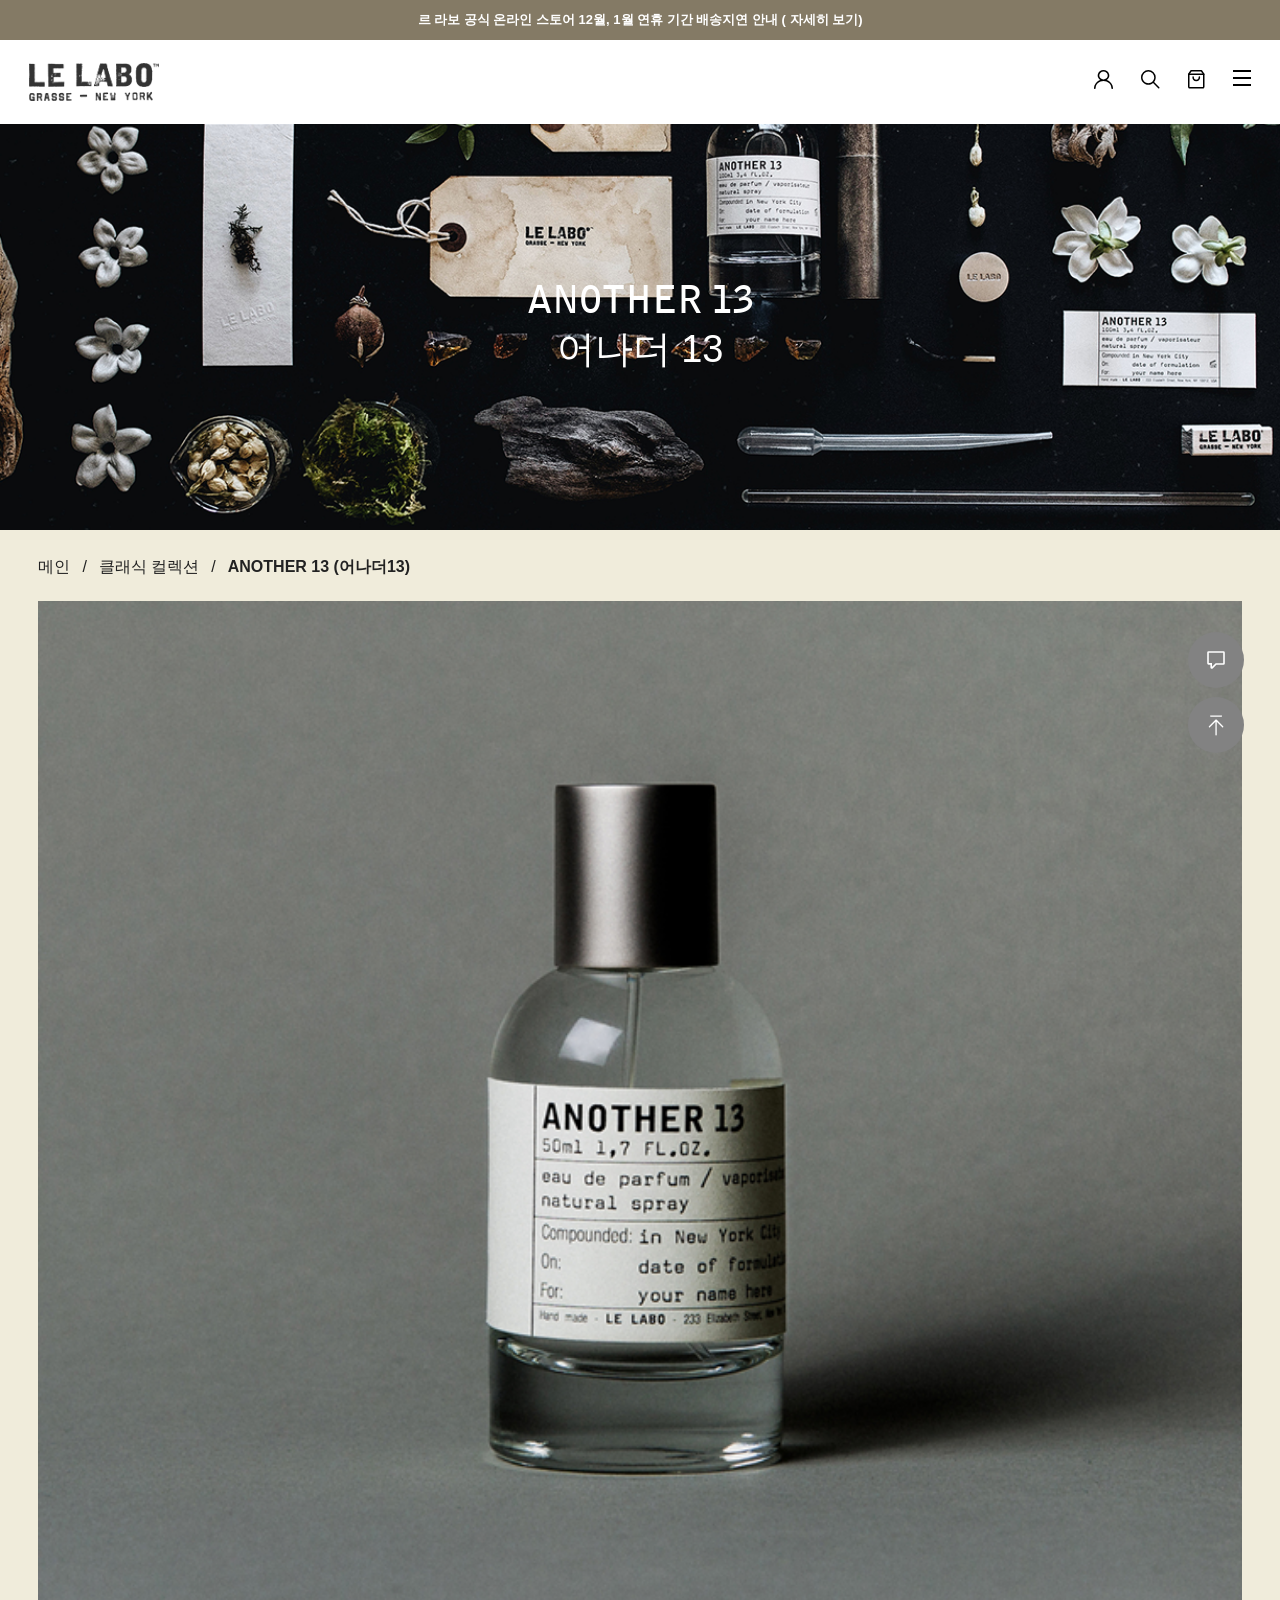
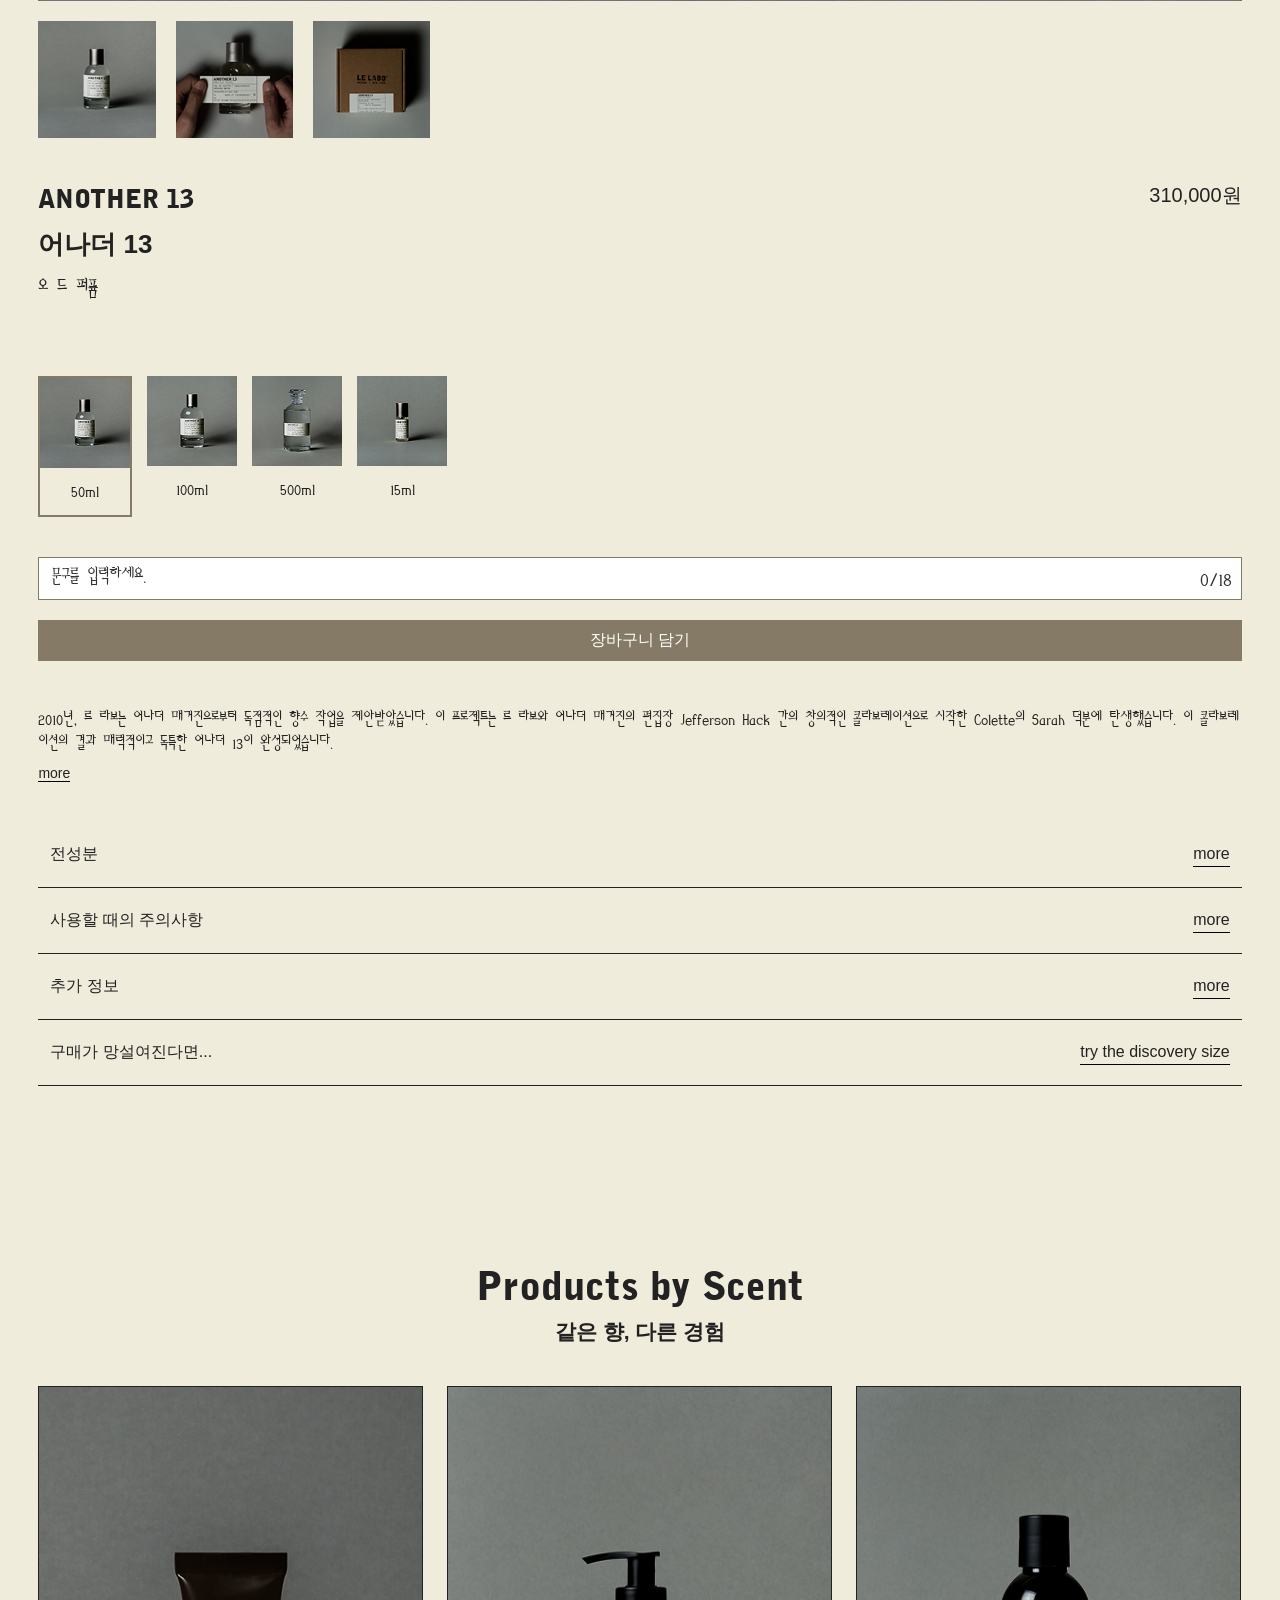
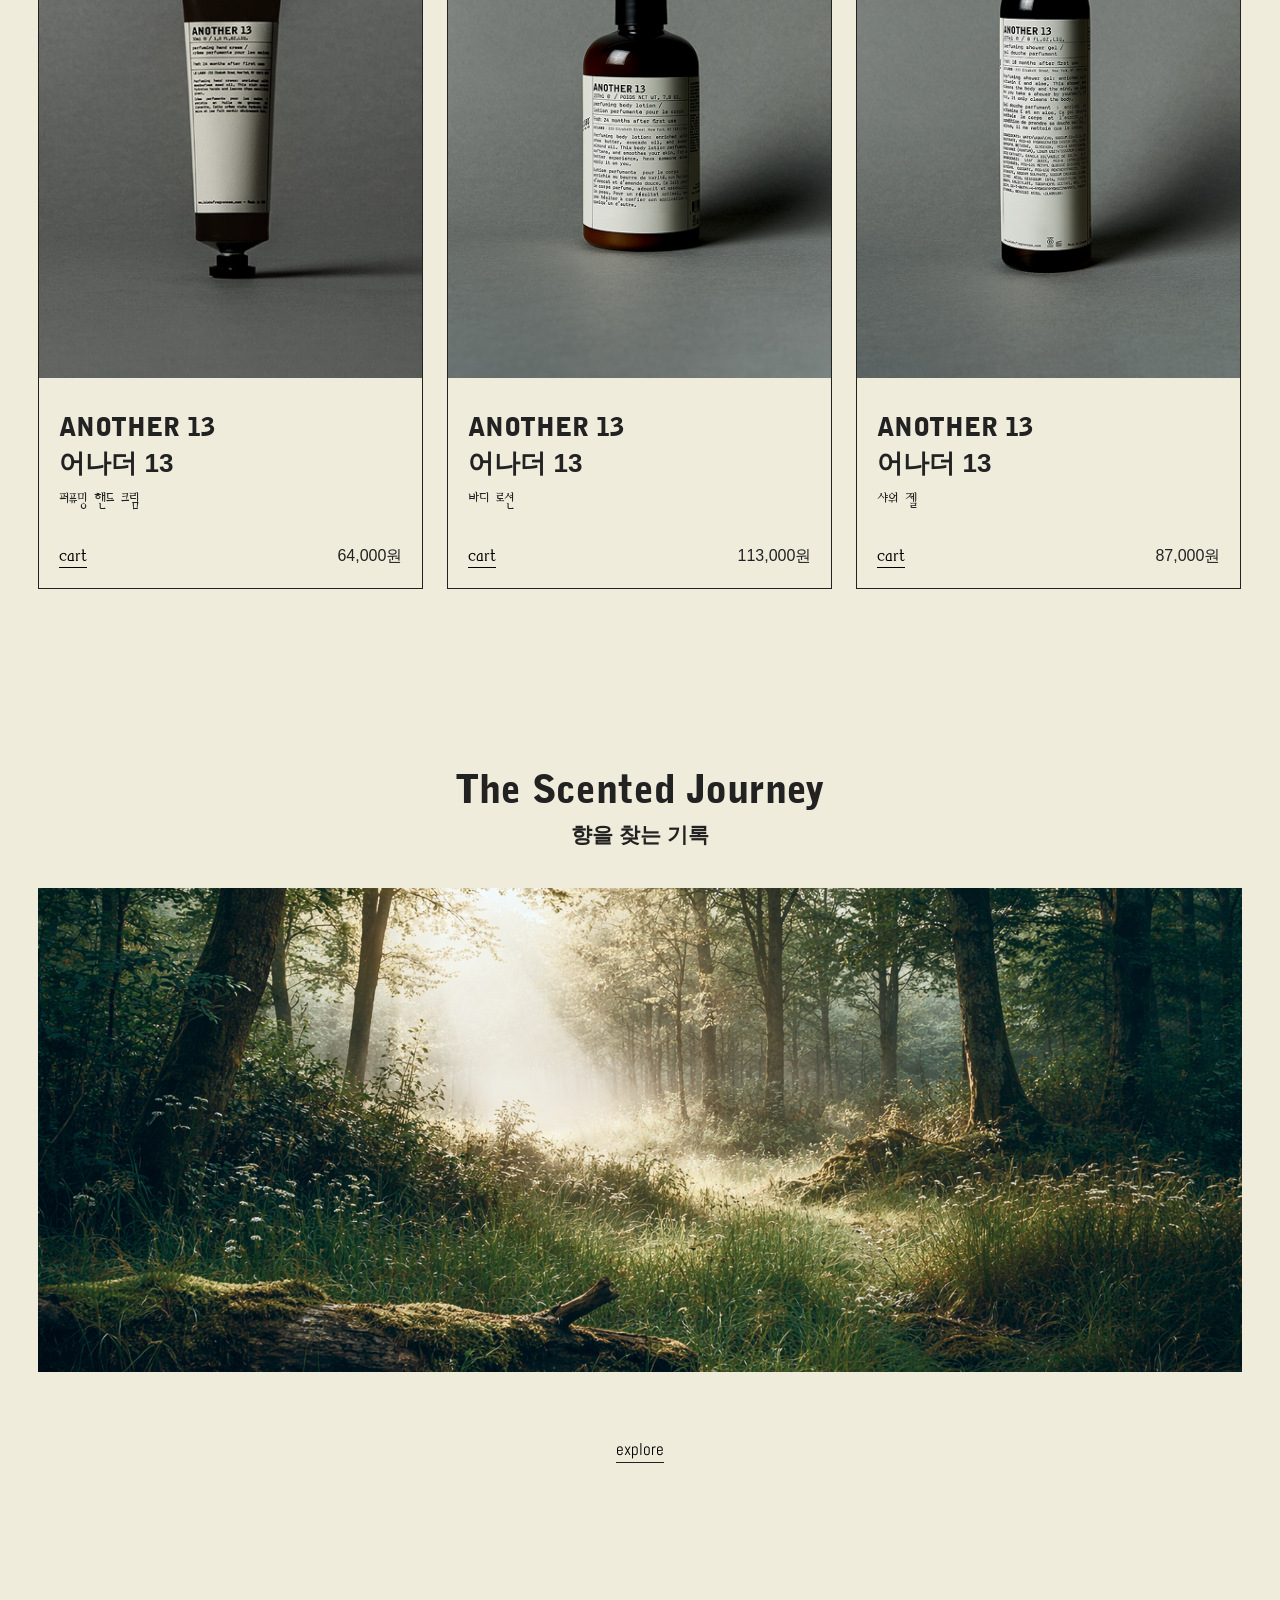
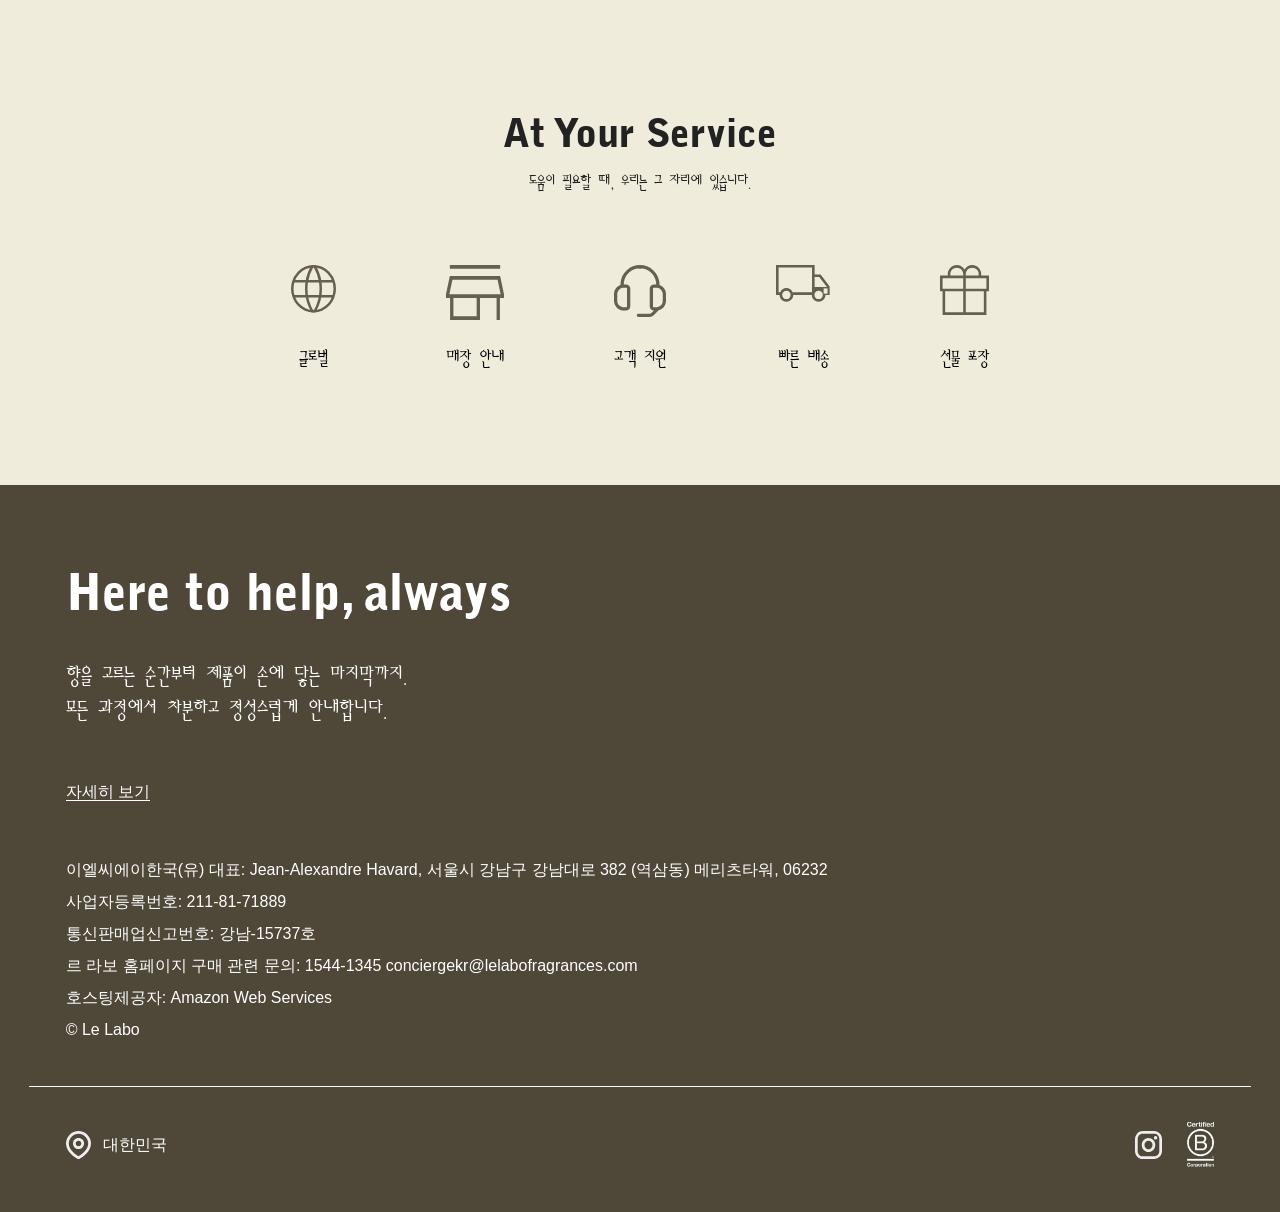
<file: sub/another13.html>
<!DOCTYPE html>
<html lang="en">

<head>
  <meta charset="UTF-8">
  <meta name="viewport" content="width=device-width, initial-scale=1.0">
  <title>ANOTHER 13</title>

  <!--favicon-->
  <link rel="icon" href="../img/favicon.ico">
  <!--font-->
  <link rel="stylesheet" href="../css/font.css">
  <link href="https://fonts.googleapis.com/css2?family=Noto+Sans+KR:wght@100..900&display=swap" rel="stylesheet">
  <link href="https://fonts.googleapis.com/css2?family=Abel&display=swap" rel="stylesheet">
  <link href="https://fonts.googleapis.com/css2?family=Abel&display=swap" rel="stylesheet">
  <!--css-->
  <link rel="stylesheet" href="../css/reset.css">
  <link rel="stylesheet" href="../css/swiper-bundle.min.css">
  <link href="https://unpkg.com/aos@2.3.1/dist/aos.css" rel="stylesheet">
  <link rel="stylesheet" href="../css/jquery.circular-carousel.css">
  <link rel="stylesheet" href="../css/main.css">
  <link rel="stylesheet" href="../css/common.css">
  <link rel="stylesheet" href="../css/sub.css">

  <!--js-->
  <script defer src="../js/jquery-3.7.1.min.js"></script>
  <script defer src="../js/swiper-bundle.min.js"></script>
  <script defer src="../js/jquery.circular-carousel.js"></script>
  <script defer src="https://unpkg.com/aos@2.3.1/dist/aos.js"></script>
  <script defer src="../js/common.js"></script>
  <script defer src="../js/sub.js"></script>

</head>

<body>
  <div id="wrap">
    <form>
      <div id="top-notice">
        <p>르 라보 공식 온라인 스토어 12월, 1월 연휴 기간 배송지연 안내 <br>( 자세히 보기)</p>
      </div><!--#top-notice-->

      <header>
        <div class="inner">
          <nav>
            <ul class="gnb">
              <li>
                <a href="#">ABOUT US</a>
                <ul class="depth2 d1">
                  <div class="inner">
                    <li>
                      <span><a href="about.html">르라보 소개</a></span>
                      <a href="about.html">
                        <img src="../img/depth2-1.png" alt="사진">
                      </a>
                    </li>
                    <li>
                      <span>OVERHEARD LE LABO</span>
                      <a href="#">
                        <img src="../img/depth2-2.png" alt="사진">
                      </a>
                    </li>
                    <li>
                      <span>북촌 한옥</span>
                      <a href="#">
                        <img src="../img/depth2-3.png" alt="사진">
                      </a>
                    </li>
                  </div><!--.inner-->
                </ul>
              </li>
              <li>
                <a href="#">FRAGRANCES</a>
                <ul class="depth2 d2">
                  <div class="inner">
                    <li>
                      <span>클래식 컬렉션</span>
                      <ul class="classic">
                        <li>
                          <p><a href="another13.html">ANOTHER 13 <span>(어나더 13)</span></a></p>
                          <p><a href="#">SANTAL 33 <span>(상탈 33)</span></a></p>
                          <p><a href="#">THE NOIR 29 <span>(떼 누아 29)</span></a></p>
                          <p><a href="#">THE MATChA 26 <span>(떼 마차 26)</span></a></p>
                          <p><a href="#">BERGAMOTE 22 <span>(베르가못 22)</span></a></p>
                          <p><a href="#">BAIE 19 <span>(베이 19)</span></a></p>
                          <p><a href="#">LYS 41 <span>(리스 41)</span></a></p>
                          <p><a href="#">AMBRETTE 9 <span>(암브레트 9)</span></a></p>
                          <p><a href="#">EUCALYPTUS 20 <span>(유칼립투스 20)</span></a></p>
                          <p><a href="#">ROSE 31 <span>(로즈 31)</span></a></p>
                        </li>
                        <li>
                          <p><a href="#">LAVANDE 31 <span>(라방드 31)</span></a></p>
                          <p><a href="#">NEROLI 36 <span>(네롤리 36)</span></a></p>
                          <p><a href="#">FLEUR D'ORANGER 27 <span>(플레르 도란줴 27)</span></a></p>
                          <p><a href="#">JASMIN 17 <span>(자스민 17)</span></a></p>
                          <p><a href="#">LABDANUM 18 <span>(라다넘 18)</span></a></p>
                          <p><a href="#">PATCHOULI 24 <span>(패츌리 24)</span></a></p>
                          <p><a href="#">YLANG 49 <span>(일랑 49)</span></a></p>
                          <p><a href="#">TONKA 25 <span>(통카 25)</span></a></p>
                          <p><a href="#">VETIVER 46 <span>(베티버 46)</span></a></p>
                        </li>
                      </ul><!--.classic-->
                    </li>
                    <li>
                      <span>카테고리</span>
                      <p><a href="#">오드퍼품</a></p>
                      <p><a href="#">트래블 튜브</a></p>
                      <p><a href="#">리퀴드 밤</a></p>
                    </li>
                    <li>
                      <div class="depth2-div">
                        <img src="../img/fragrance.jpg" class="depth2-img">
                      </div>
                      <p class="dt">EUCALYPTUS 20</p>
                    </li>
                  </div><!--.inner-->
                </ul>
              </li><!--.fragrances-->
              <li>
                <a href="#">HOME - BODY</a>
                <ul class="depth2 d3">
                  <div class="inner">
                    <li>
                      <span>홈</span>
                      <p><a href="#">클래식 캔들</a></p>
                      <p><a href="#">홈 프래그런스</a></p>
                      <p><a href="#">콘크리트 캔들</a></p>
                      <p><a href="#">디퓨저</a></p>
                      <p><a href="#">보티브</a></p>
                      <p><a href="#">라이프 스타일</a></p>
                    </li>
                    <li>
                      <span>바디</span>
                      <ul class="body">
                        <li>
                          <p><a href="#">핸드크림</a></p>
                          <p><a href="#">핸드 솝</a></p>
                          <p><a href="#">핸드 로션</a></p>
                          <p><a href="#">핸드 젤</a></p>
                          <p><a href="#">핸드 포마드</a></p>
                          <p><a href="#">샤워 젤</a></p>
                          <p><a href="#">샤월 오일</a></p>
                        </li>
                        <li>
                          <p><a href="#">바디 크림</a></p>
                          <p><a href="#">바디 스크럽</a></p>
                          <p><a href="#">바디 로션</a></p>
                          <p><a href="#">바디 오일</a></p>
                          <p><a href="#">바디 바 솝</a></p>
                        </li>
                      </ul>
                    </li>
                    <li>
                      <span>헤어</span>
                      <p><a href="#">샴푸</a></p>
                      <p><a href="#">컨디셔너</a></p>
                      <p><a href="#">헤어 마스크</a></p>
                      <p><a href="#">스크럽 샴푸</a></p>
                    </li>
                    <li>
                      <span>페이스</span>
                      <p><a href="#">페이스 로션</a></p>
                      <p><a href="#">페이스 클렌징 오일</a></p>
                      <p><a href="#">립밤</a></p>
                      <p><a href="#">페이스 스크럽</a></p>
                    </li>
                    <li>
                      <span>그루밍</span>
                      <p><a href="#">그루밍 기프트 세트</a></p>
                      <p><a href="#">올인원 클렌저</a></p>
                      <p><a href="#">멀티 퍼포즈 밤</a></p>
                      <p><a href="#">데오드란트</a></p>
                      <p><a href="#">쉐이빙 크림</a></p>
                      <p><a href="#">애프터 쉐이브 밤</a></p>
                      <p><a href="#">페이스 로션</a></p>
                      <p><a href="#">비어드 오일</a></p>
                      <p><a href="#">스타일링 콘크리트</a></p>
                    </li>
                    <li class="depth2-p">
                      <div class="depth2-div">
                        <img src="../img/body.png" alt="향수" class="depth2-img">
                      </div>
                      <p class="dt">피부와 마주하는 과정</p>
                    </li>
                  </div><!--.inner-->
                </ul><!--.d3-->
              </li>
              <li>
                <a href="#">GIFT</a>
                <ul class="depth2 d4">
                  <div class="inner">
                    <li>
                      <span>기프트 컬렉션</span>
                      <p><a href="#">맞춤형 기프트</a></p>
                      <p><a href="#">기프트 세트</a></p>
                      <p><a href="#">트래블</a></p>
                      <p><a href="#"></a></p>
                    </li>
                    <li>
                      <div class="depth2-div">
                        <img src="../img/gift.jpg" alt="향수" class="depth2-img">
                      </div>
                      <p class="dt">향을 전하는 방식</p>
                    </li>
                  </div><!--.inner-->
                </ul>
              </li>
              <li>
                <a href="#">DISCOVERY</a>
                <ul class="depth2 d5">
                  <div class="inner">
                    <li>
                      <span>디스커버리 세트</span>
                      <p><a href="#">클래식 컬렉션</a></p>
                      <p><a href="#">퍼퓨밍 핸드 크림 디스커버리 세트</a></p>
                      <p><a href="#">바 솝 디스커버리 세트</a></p>
                    </li>
                    <li>
                      <div class="depth2-div">
                        <img src="../img/discovery.png" alt="향수" class="depth2-img">
                      </div>
                      <p class="dt">향을 찾는 기록</p>
                    </li>
                  </div><!--.inner-->
                </ul>
              </li>
            </ul>
          </nav>

          <h1>
            <a href="../index.html">
              <img src="../img/logo_b.png" alt="로고">
            </a>
          </h1>

          <div class="util">
            <ul>
              <li><img src="../img/icon_login.svg" alt="로그인"></li>
              <li class="search"><img src="../img/icon_search.svg" alt="돋보기"></li>
              <li><img src="../img/icon_cart.svg" alt="카트"></li>
              <li><img src="../img/icon_ham.svg" alt="햄"></li>
            </ul>
          </div><!--.util-->
        </div><!--.inner-->

        <div class="search-wrap">
          <div class="inner">
            <fieldset>
              <legend>검색영역</legend>
              <div>
                <input type="text" title="검색어 입력" placeholder="검색어를 입력하세요">
                <button type="button" class="btn_search">검색창</button>
                <button type="button" class="search-close">검색창닫기</button>
              </div>
            </fieldset>
          </div><!--.inner-->
          <div class="search-best">
            <div class="inner">
              <ul>
                <li>
                  <span>인기 검색어</span>
                  <p><a href="#">기프트</a></p>
                  <p><a href="#">시프레 21</a></p>
                  <p><a href="#">핸드 로션</a></p>
                  <p><a href="#">스킨케어</a></p>
                </li>
                <li>
                  <span>서비스</span>
                  <p><a href="#">매장 찾기</a></p>
                  <p><a href="#">배송 조회</a></p>
                </li>
                <li>
                  <span>신제품</span>
                  <p>
                    <img src="../img/perfume.png" alt="시프레21">
                    <a href="#">시프레 21 클래식 캔들</a>
                  </p>
                </li>
              </ul>
            </div>
          </div><!--.search-best-->
        </div><!--.search-wrap-->
      </header>

      <div class="sub-banner">
        <img src="../img/sub/sub-another13.png" alt="another13">
        <div class="sub-txt">
          <span>ANOTHER 13</span>
          <p>어나더 13</p>
        </div>
      </div><!--.sub-banner-->

      <div class="breadcrumb two">
        <div class="inner">
          <ul>
            <li>메인</li>
            <li>/</li>
            <li>클래식 컬렉션</li>
            <li>/</li>
            <li><span class="bell">ANOTHER 13</span> (어나더13)</li>
          </ul>
        </div>
      </div><!--.breadcrumb-->

      <div id="detail">
        <div class="inner">
          <div class="detail-wrap">
            <div class="left">
              <div class="small-img">
                <ul>
                  <li class="s1">
                    <img src="../img/sub/small-img1.png" alt="another13이미지" class="active">
                  </li>
                  <li class="s2">
                    <img src="../img/sub/small-img2.png" alt="another13이미지">
                  </li>
                  <li class="s3">
                    <img src="../img/sub/small-img3.png" alt="another13이미지">
                  </li>
                </ul>
              </div>
              <div class="big-img">
                <ul>
                  <li><img src="../img/sub/big-img1.png" alt="another13이미지"></li>
                  <li><img src="../img/sub/big-img2.png" alt="another13이미지"></li>
                  <li><img src="../img/sub/big-img3.png" alt="another13이미지"></li>
                </ul>
              </div>
            </div><!--.left-->



            <div class="right">
              <div class="box1">
                <div class="title">
                  <h2>ANOTHER 13</h2>
                  <h3>어나더 13</h3>
                  <h4>오 드 퍼퓸</h4>
                </div><!--.title-->

                <div class="price">
                  <ul>
                    <li>310,000원</li>
                    <li>458,000 원</li>
                    <li>1,580,000 원</li>
                    <li>138,000 원</li>
                  </ul>
                </div><!--.price-->
              </div><!--.box1-->
              <div class="box2">
                <ul>
                  <li class="active">
                    <img src="../img/sub/50ml.png" alt="향수용량">
                    <p>50ml</p>
                  </li>
                  <li>
                    <img src="../img/sub/100ml.png" alt="향수용량">
                    <p>100ml</p>
                  </li>
                  <li>
                    <img src="../img/sub/500ml.png" alt="향수용량">
                    <p>500ml</p>
                  </li>
                  <li>
                    <img src="../img/sub/15ml.png" alt="향수용량">
                    <p>15ml</p>
                  </li>
                </ul>
              </div><!--.box2-->

              <div class="msg-box">
                <input type="text" placeholder="문구를 입력하세요." maxlength="18">
                <span class="count">0/18</span>
              </div>

              <button class="cart-btn">장바구니 담기</button>

              <div class="box3">
                <p class="text">
                  2010년, 르 라보는 어나더 매거진으로부터 독점적인 향수 작업을 제안받았습니다.
                  이 프로젝트는 르 라보와 어나더 매거진의 편집장 Jefferson Hack 간의 창의적인
                  콜라보레이션으로 시작한 Colette의 Sarah 덕분에 탄생했습니다.
                  이 콜라보레이션의 결과 매력적이고 독특한 어나더 13이 완성되었습니다.
                </p>

                <p class="text more-text"><br>
                  어나더 13은 섬세하면서도 유니크한 앰브록스 베이스 머스크 노트의 중독성 강한 묘약입니다.
                  자스민, 모스 등 섬세하게 선별된 성분들과 강렬한 매력을 함께 구성합니다.
                  세상 모두가 알다시피 Colette는 2017년 12월 문을 닫았지만, 다행히 우리는 전 세계의
                  매장에서 클래식 컬렉션에 어나더 13을 계속 만나볼 수 있습니다.
                </p>
                <button type="button" class="toggle-btn">more</button>
              </div><!--.box3-->

              <div class="box4">
                <ul>
                  <li>전성분</li>
                  <li>more</li>
                </ul>
                <ul>
                  <li>사용할 때의 주의사항</li>
                  <li>more</li>
                </ul>
                <ul>
                  <li>추가 정보</li>
                  <li>more</li>
                </ul>
                <ul>
                  <li>구매가 망설여진다면...</li>
                  <li>try the discovery size</li>
                </ul>
              </div>
            </div><!--.right-->
          </div><!--.detail-wrap-->
        </div>
      </div><!--#detail-->






      <div id="type">
        <div class="inner">
          <div class="section-txt">
            <h2>Products by Scent</h2>
            <h3>같은 향, 다른 경험</h3>
          </div>
          <div class="swiper typeslide">
            <ul class="swiper-wrapper">
              <li class="swiper-slide">
                <div class="slide-img"><img src="../img/sub/type1.png" alt="종류이미지"></div>
                <div class="slide-txt">
                  <h2>ANOTHER 13</h2>
                  <h3>어나더 13</h3>
                  <h4>디스커버리</h4>
                </div><!--.slide-txt-->
                <div class="down-txt">
                  <button class="cart">cart</button>
                  <p>9,000원</p>
                </div>
              </li>
              <li class="swiper-slide">
                <div class="slide-img"><img src="../img/sub/type2.png" alt="종류이미지"></div>
                <div class="slide-txt">
                  <h2>ANOTHER 13</h2>
                  <h3>어나더 13</h3>
                  <h4>퍼퓨밍 핸드 크림</h4>
                </div><!--.slide-txt-->
                <div class="down-txt">
                  <button class="cart">cart</button>
                  <p>64,000원</p>
                </div>
              </li>
              <li class="swiper-slide">
                <div class="slide-img"><img src="../img/sub/type3.png" alt="종류이미지"></div>
                <div class="slide-txt">
                  <h2>ANOTHER 13</h2>
                  <h3>어나더 13</h3>
                  <h4>바디 로션</h4>
                </div><!--.slide-txt-->
                <div class="down-txt">
                  <button class="cart">cart</button>
                  <p>113,000원</p>
                </div>
              </li>
              <li class="swiper-slide">
                <div class="slide-img"><img src="../img/sub/type4.png" alt="종류이미지"></div>
                <div class="slide-txt">
                  <h2>ANOTHER 13</h2>
                  <h3>어나더 13</h3>
                  <h4>샤워 젤</h4>
                </div><!--.slide-txt-->
                <div class="down-txt">
                  <button class="cart">cart</button>
                  <p>87,000원</p>
                </div>
              </li>
              <li class="swiper-slide">
                <div class="slide-img"><img src="../img/sub/type5.png" alt="종류이미지"></div>
                <div class="slide-txt">
                  <h2>ANOTHER 13</h2>
                  <h3>어나더 13</h3>
                  <h4>퍼퓨밍 샴푸</h4>
                </div><!--.slide-txt-->
                <div class="down-txt">
                  <button class="cart">cart</button>
                  <p>87,000원</p>
                </div>
              </li>
              <li class="swiper-slide">
                <div class="slide-img"><img src="../img/sub/type6.png" alt="종류이미지"></div>
                <div class="slide-txt">
                  <h2>ANOTHER 13</h2>
                  <h3>어나더 13</h3>
                  <h4>퍼퓨밍 컨디셔너</h4>
                </div><!--.slide-txt-->
                <div class="down-txt">
                  <button class="cart">cart</button>
                  <p>87,000원</p>
                </div>
              </li>
              <li class="swiper-slide">
                <div class="slide-img"><img src="../img/sub/type7.png" alt="종류이미지"></div>
                <div class="slide-txt">
                  <h2>ANOTHER 13</h2>
                  <h3>어나더 13</h3>
                  <h4>바디 오일</h4>
                </div><!--.slide-txt-->
                <div class="down-txt">
                  <button class="cart">cart</button>
                  <p>113,000원</p>
                </div>
              </li>
            </ul><!--.swiper-wrapper-->
          </div><!--.name-->
        </div><!--.inner-->
      </div><!--#type-->

      <div id="journey">
        <div class="inner">
          <div class="section-txt">
            <h2>The Scented Journey</h2>
            <h3>향을 찾는 기록</h3>
            <img src="../img/sub/journey.png" alt="향을찾는기록">
            <div class="btn_explore"><a href="#">explore</a></div>
          </div>
        </div><!--.inner-->
      </div><!--#section3-->

      <div id="section6">
        <div class="section-txt">
          <h2>At Your Service</h2>
          <p>도움이 필요할 때, 우리는 그 자리에 있습니다.</p>
        </div>

        <ul>
          <li>
            <img src="../img/icon_global.svg" alt="이미지" class="section5-video">
            <p><a href="#">글로벌</a></p>
          </li>
          <li>
            <img src="../img/icon_store.svg" alt="이미지">
            <p><a href="#">매장 안내</a></p>
          </li>
          <li>
            <img src="../img/icon_listen.svg" alt="이미지">
            <p><a href="#">고객 지원</a></p>
          </li>
          <li>
            <img src="../img/icon_shipping.svg" alt="이미지">
            <p><a href="#">빠른 배송</a></p>
          </li>
          <li>
            <img src="../img/icon_wrapping.svg" alt="이미지">
            <p><a href="#">선물 포장</a></p>
          </li>
        </ul>
      </div><!--#section6-->
      </main>

      <footer>
        <div class="f-top">
          <div class="inner">
            <ul class="footer-nav">
              <li>
                <span>About Le Labo </span>
                <p><a href="#">르라로 소개</a></p>
                <p><a href="#">프래그런스</a></p>
                <p><a href="#">홈 & 바디</a></p>
                <p><a href="#">디스커버리</a></p>
                <p><a href="#">기프트</a></p>
              </li>
              <li>
                <span>Info</span>
                <p><a href="#">개인정보처리방침</a></p>
                <p><a href="#">문의</a></p>
                <p><a href="#">이용약관</a></p>
                <p><a href="#">공식 판매처 안내</a></p>
                <p><a href="#">자주 묻는 질문들</a></p>
                <p><a href="#">매장 찾기</a></p>
              </li>
              <li>
                <span>Shipping</span>
                <p><a href="#">배송 조회</a></p>
                <p><a href="#">배송 및 반품</a></p>
              </li>
            </ul>

            <address>
              <p>이엘씨에이한국(유) 대표: Jean-Alexandre Havard, 서울시 강남구 강남대로 382 (역삼동) 메리츠타워, 06232</p>
              <p>사업자등록번호: 211-81-71889</p>
              <p>통신판매업신고번호: 강남-15737호</p>
              <p>르 라보 홈페이지 구매 관련 문의: 1544-1345 conciergekr@lelabofragrances.com</p>
              <p>호스팅제공자: Amazon Web Services</p>
              <p>&copy; Le Labo</p>
            </address>

            <div class="help">
              <h4>Here to help, always</h4>
              <p>향을 고르는 순간부터 제품이 손에 닿는 마지막까지.<br>모든 과정에서 차분하고 정성스럽게 안내합니다.</p>
              <div class="btn_more"><a href="#">자세히 보기</a></div>
            </div><!--.help-->
          </div><!--.inner-->
        </div><!--.f-top-->
        <div class="f-bottom">
          <div class="inner">
            <ul>
              <li>
                <img src="../img/icon_nation.svg" alt="국가">
                <p>대한민국</p>
              </li>
              <li>
                <img src="../img/icon_insta.svg" alt="인스타">
                <img src="../img/icon_certified.svg" alt="저작권">
              </li>
            </ul>
          </div>
        </div>
      </footer>
      <div class="ask"><a href="#">
          <img src="../img/icon_ask.svg" alt="고객센터">
        </a></div>
      <div class="ask-wrap">
        <div class="top-bar">
          <img src="../img/sub/ask_close.png" alt="닫기" class="ask-close">
        </div>
        <img src="../img/sub/ask_logo.png" alt="로고" class="ask-logo">
        <img src="../img/sub/ask.png" alt="사진" class="ask-img">
        <div class="ask-txt">
          <span>Here to help, always.</span>
          <p>제품, 향, 매장에 대한 문의까지 우리의 컨설턴트가 도와드립니다.</p>
          <div class="ask-button">
            상담하기
          </div>
        </div>
      </div>
      <div class="gotop"><a href="index.html">
          <img src="../img/icon_gotop.svg" alt="위로가기">
        </a></div>
    </form>
  </div>
</body>

</html>
</file>
<file: css/font.css>
@charset "utf-8";

@font-face {
  font-family: 'AMI R';
  src:
    url(../fonts/Ami-R-Regular.woff) format('woff');
  font-weight: 400;
  font-style: normal;
}

@font-face {
  font-family: 'Bell Gothic';
  src:
    url(../fonts/ufonts.com_bell-gothic-light.woff) format('woff');
  font-weight: 400;
  font-style: normal;
}
@font-face {
  font-family: 'Bell Gothic';
  src:
    url(../fonts/ufonts.com_bell-gothic-bold.woff) format('woff');
  font-weight: 600;
  font-style: normal;
}
@font-face {
  font-family: 'Bell Gothic';
  src:
    url(../fonts/ufonts.com_bell-gothic-black.woff) format('woff');
  font-weight: 700;
  font-style: normal;
}
@font-face {
  font-family: 'JMH Typerwriter';
  src:
    url(../fonts/JMH-Typewriter.woff) format('woff');
  font-weight: 400;
  font-style: normal;
}
</file>
<file: css/main.css>
@charset "utf-8";

:root {
  --main-font: "Noto Sans", sans-serif;
  --sub-font1: "Pretendard", serif;
  --sub-font2: "Abel", serif;
  --sub-font3: "Bell Gothic", serif;
  --sub-font4: "JMH Typerwriter", serif;
  --sub-font5: "AMI R", serif;
  --main-color: #f0ecdb;
  --sub-color: #847a65;
  --base-color: #fff;
}




/*공통*/
body {
  font-family: var(--main-font);
  font-size: 1.6rem;
  line-height: 1.5;
  color: #222;
  font-weight: 400;
}

#wrap {
  min-width: 320px;
}

.inner {
  max-width: 1700px;
  margin: 0 auto;
}


/*main-visual*/
#main-visual {
  width: 100%;
  height: 100vh;
  position: fixed;
}

#main-visual video {
  width: 100%;
  height: 100%;
  object-fit: cover;
  position: fixed;
  top: 0;
  left: 0;
}

main {
  width: 100%;
  padding-top: 100vh;
  position: relative;
  z-index: 2;
}

/*section 공통*/
.section-txt h2 {
  font-family: var(--sub-font3);
  font-size: 5rem;
}

.section-txt h3 {
  font-family: var(--main-font);
  font-weight: 600;
  font-size: 2.4rem;
}

.section-txt p {
  font-family: var(--sub-font5);
  font-size: 2.2rem;
  line-height: 120%;
  padding-top: 40px;
}

.btn_explore {
  font-family: var(--sub-font2);
  font-size: 2rem;
  display: inline-block;
  border-bottom: 1px solid #222;
  margin-top: 30px;
}

@media(max-width: 1400px) {
  .section-txt h2 {
    font-size: 4rem;
  }

  .section-txt h3 {
    font-size: 2.1rem;
  }

  .section-txt p {
    font-size: 1.8rem;
    padding-top: 37px;
  }

  .btn_explore {
    font-size: 1.7rem;
    margin-top: 22px;
  }
}

@media(max-width: 768px) {
  .section-txt h2 {
    font-size: 3rem;
  }

  .section-txt h3 {
    font-size: 1.8rem;
  }

  .section-txt p {
    font-size: 1.6rem;
    padding-top: 34px;
  }

  .btn_explore {
    font-size: 1.4rem;
    margin-top: 22px;
  }
}

@media(max-width: 390px) {
  .section-txt h2 {
    font-size: 2.4rem;
  }

  .section-txt h3 {
    font-size: 1.4rem;
  }

  .section-txt p {
    font-size: 1.3rem;
    padding-top: 22px;
  }

  .btn_explore {
    font-size: 1.2rem;
    margin-top: 25px;
  }
}


/*section1*/
#section1 {
  width: 100%;
  padding-top: 170px;
  background: url(../img/Rectangle40.jpg) no-repeat center / cover;
  background-position: 60% 50%;
}

#section1 ul {
  display: flex;
  gap: 70px;

}

#section1 li:first-child {
  width: 1064px;
  height: 645px;
}

#section1 li:first-child img {
  width: 100%;
  height: 100%;
  object-fit: cover;
}

#section1 li:last-child {
  padding-top: 200px;
  padding-right: 10px;
}

@media(max-width: 1400px) {
  #section1 {
    padding: 120px 29px 100px 29px;
  }
}

@media(max-width: 1024px) {
  #section1 ul {
    flex-wrap: wrap;
    gap: 60px;
  }

  #section1 li {
    width: 100%;
    height: auto;
  }

  #section1 li:last-child {
    padding-top: 0;
  }

  #section1 {
    background-position: 85% 50%;
  }
}

@media(max-width: 768px) {
  #section1 {
    background-position: 80% 50%;
    padding: 100px 25px 100px 25px;
  }

  #section1 li:first-child {
    height: 95%;
  }
}

@media(max-width: 390px) {
  #section1 {
    padding: 100px 25px 80px 25px;
  }
}

/*section2*/
#section2 {
  background: #f0ecdb;
}

#section2 .inner {
  width: 100%;
  padding: 170px 0;
  text-align: center;
  position: relative;
}

#section2 .section2-box {
  width: 100%;
  height: 680px;
  margin: 0 auto;
  text-align: center;
  vertical-align: middle;
}

.carousel {
  width: 100%;
  height: fit-content;
  margin: 0 auto;
  vertical-align: top;
  padding: 30px 0;
  position: relative;
}

.carousel .item {
  width: 744px;
  height: 600px;
  margin: 0 auto;
  text-align: center;
  left: 50%;
  transform: translateX(-50%) scale(0.8);
  object-fit: cover;
  padding-top: 15px;
}

.carousel .item .img {
  width: 744px;
  height: 400px;
  object-fit: cover;
}

.carousel .item.active {
  left: 50%;
  transform: translateX(-50%) scale(1.3);
  z-index: 1;
}

.carousel .item img {
  width: 100%;
  height: 100%;
  object-fit: cover;
}

.item .txt h4 {
  font-family: var(--sub-font3);
  font-size: 2.4rem;
  color: #222;
  padding-top: 5px;
}

.item .txt p {
  font-size: 1.4rem;
}

.controls {
  z-index: 9;
}

.controls a {
  display: block;
}

.controls .previous {
  float: left;
  position: absolute;
  width: 80px;
  height: 80px;
  font-size: 0;
  color: transparent;
  background: url(../img/icon_previous.svg) no-repeat center / cover;
  z-index: 9;
  left: 250px;
  top: 50%;
}

.controls .next {
  float: right;
  position: absolute;
  width: 80px;
  height: 80px;
  font-size: 0;
  color: transparent;
  background: url(../img/icon_next.svg) no-repeat center/ cover;
  z-index: 9;
  right: 250px;
  top: 50%;
}

@media (max-width : 1400px) {
  #section2 .inner {
    padding: 120px 0;
  }
}

@media (max-width : 1200px) {

  .carousel .item .img {
    margin: 0 auto;
    width: 90%;
    height: 400px;
    padding: 0 29px;
  }

  #section2 .section2-box {
    height: auto;
  }

  .carousel {
    width: 100%;
    height: auto;
    margin: 0 auto;
    padding-top: 10px;
  }

  .carousel .item {
    width: 100%;
    height: 100%;
    height: auto;
    position: static;
    margin: 0 auto !important;
    transform: scale(1) !important;
  }

  .carousel .item.active {
    transform: scale(1) !important;
  }

  .controls {
    display: none;
  }
}

@media (max-width : 768px) {
  .carousel .item .img {
    margin: 0 auto;
    width: 100%;
    height: 350px;
    padding: 0 25px;
  }

  #section2 .inner {
    padding: 100px 0;
  }

  .item .txt h4 {
    font-size: 2rem;
  }

  .item .txt p {
    font-size: 1.3rem;
  }
}

@media (max-width : 600px) {
  .carousel .item .img {
    margin: 0 auto;
    width: 100%;
    height: 300px;
    padding: 0 25px;
  }
}

@media (max-width : 500px) {
  .carousel .item .img {
    margin: 0 auto;
    width: 100%;
    height: 280px;
    padding: 0 25px;
  }
}

@media (max-width : 390px) {
  .carousel .item .img {
    margin: 0 auto;
    width: 100%;
    height: 200px;
    padding: 0 19px;
  }

  .item .txt h4 {
    font-size: 1.5rem;
  }

  .item .txt p {
    font-size: 1rem;
  }
}


/*section3*/
#section3 {
  width: 100%;
  height: 700px;
  background: #f0ecdb;
}

.section3-bg {
  width: 100%;
  height: 100%;
  background: url(../img/section3.jpg) no-repeat center/ cover;
  padding: 180px 0 0 235px;
  border-radius: 200px 0;
}

#section3 ul {
  width: 100%;
}

.section3-bg img {
  width: 100%;
  height: 100%;
}

#section3 .section-txt {
  color: #fff;
}

#section3 .btn_explore {
  border-bottom: 1px solid #fff;
}

#section3 .btn_explore a {
  color: #fff;
}

@media(max-width: 1024px) {
  .section3-bg {
    padding: 150px 0 0 120px;
    border-radius: 100px 0;
  }
}

@media(max-width: 764px) {
  #section3 {
    height: 400px;
  }

  .section3-bg {
    padding: 90px 0 0 70px;
    border-radius: 100px 0;
  }
}

@media(max-width:450) {
  .section3-bg {
    padding: 75px 0 0 50px;
  }
}

@media(max-width: 390px) {
  #section3 {
    height: 230px;
  }

  .section3-bg {
    padding: 53px 0 0 42px;
    border-radius: 80px 0;
  }
}


/*section4*/
#section4 {
  padding-top: 170px;
  text-align: center;
  background: #f0ecdb;
}

#section4 br {
  display: none;
}

#section4 ul {
  width: 100%;
  display: flex;
  margin-top: 40px;
  flex-wrap: wrap;
}

#section4 ul li {
  width: calc(100% / 4);
  height: 100%;
  height: 780px;
  position: relative;
}

.section4-up {
  position: absolute;
  left: 0;
  opacity: 1;
}

.section4-up:hover {
  position: absolute;
  left: 0;
  opacity: 0;
  transition: opacity 1s;
}

#section4 ul li img {
  width: 100%;
  height: 100%;
  object-fit: cover;
}

#section4 .section4-tit {
  position: absolute;
  top: 100px;
  left: 50%;
  transform: translateX(-50%);
}

#section4 .section4-tit a {
  color: #ebebeb;
  font-family: var(--sub-font3);
  font-size: 2.5rem;
  font-weight: 700;
  border-bottom: 3px solid #ebebeb;
}

@media(max-width: 1400px) {
  #section4 {
    padding-top: 130px;
  }

  #section4 ul {
    height: auto;
  }

  #section4 ul li {
    width: calc(100% / 2);
    height: 680px;
  }

  #section4 .section4-tit {
    top: 80px;
  }

  #section4 .section4-tit a {
    font-size: 2rem;
  }
}

@media(max-width: 768px) {
  #section4 ul li {
    height: 480px;
  }

  #section4 br {
    display: block;
  }

  #section4 .section4-tit {
    top: 65px;
  }

  #section4 .section4-tit a {
    font-size: 1.7rem;
  }
}

@media(max-width: 500px) {
  #section4 {
    padding-top: 80px;
  }

  #section4 ul li {
    height: 380px;
  }

  #section4 .section4-tit a {
    font-size: 1.5rem;
  }
}

@media(max-width: 390px) {
  #section4 ul li {
    height: 290px;
  }

  #section4 .section4-tit {
    top: 32px;
  }

  #section4 .section4-tit a {
    font-size: 1.2rem;
  }
}

/*section5*/
#section5 {
  width: 100%;
  height: auto;
  padding: 170px 0;
  background: url(../img/section5-bg.jpg) no-repeat center top / cover #f0ecdb;
}

#section5 ul {
  display: flex;
  justify-content: space-between;
  flex-wrap: wrap;
}

#section5 ul li:first-child {
  width: 40%;
  padding: 155px 0 0 43px;
}

#section5 ul li:last-child {
  width: 60%;
  height: 570px;
  position: relative;
}

#section5 video {
  width: 100%;
  height: 100%;
  object-fit: cover;
}


/* 재생 버튼 */
.play {
  position: absolute;
  bottom: 30px;
  left: 30px;
  width: 50px;
  height: 50px;
  border-radius: 50%;
  background: rgba(0, 0, 0, 0.6);
  border: none;
  cursor: pointer;
  display: flex;
  align-items: center;
  justify-content: center;
}

/* 아이콘 공통 */
.icon {
  position: absolute;
  color: #fff;
  font-size: 20px;
  transition: opacity 0.2s ease;
  text-align: center;
  margin-left: 3px
}

/* 초기 상태 */
.play-icon {
  opacity: 1;
}

.pause-icon {
  opacity: 0;
}

/* 재생 중 */
.play.is-playing .play-icon {
  opacity: 0;
}

.play.is-playing .pause-icon {
  opacity: 1;
}


@media(max-width: 1400px) {
  #section5 {
    padding: 130px 29px;
  }

  #section5 ul li:first-child {
    width: 100%;
    padding-top: 55px;
    padding-left: 20px;
  }

  #section5 ul li:last-child {
    width: 100%;
    margin: 0 auto;
  }

  #section5 ul {
    flex-wrap: wrap-reverse;
  }
}

@media(max-width:768px) {
  #section5 {
    padding: 100px 25px;
  }

  #section5 ul li:last-child {
    height: 400px;
  }

  .play {
    left: 20px;
    bottom: 20px;
    transform: scale(0.8);
  }

  #section5 ul li:first-child {
    padding-left: 18px;
  }
}

@media(max-width:390px) {
  #section5 {
    padding: 80px 19px;
  }

  #section5 ul li:last-child {
    height: 210px;
  }

  .play {
    left: 10px;
    bottom: 10px;
    transform: scale(0.6);
  }
}


/*section6-service*/
#section6 {
  padding: 280px 0 110px 0;
  text-align: center;
  background: #f0ecdb;
}

#section6 .section-txt p {
  padding-top: 10px;
}

#section6 ul {
  padding-top: 70px;
  margin: 0 auto;
  display: flex;
  gap: 110px;
  justify-content: center;
}

#section6 ul li {
  display: flex;
  flex-direction: column;
  justify-content: space-between;
}

#section6 ul li p {
  padding-top: 25px;
  font-family: var(--sub-font5);
  font-size: 2rem;
}


@media(max-width:1024px) {
  #section6 ul {
    padding-top: 35px;
    gap: 80px;
  }

  #section6 ul li p {
    padding-top: 20px;
    font-size: 1.8rem;
  }

  #section6 ul li img {
    transform: scale(0.9);
  }
}

@media(max-width:768px) {
  #section6 {
    padding: 200px 0 100px 0;
  }

  #section6 ul {
    padding-top: 30px;
    gap: 52px;
  }

  #section6 ul li p {
    padding-top: 18px;
    font-size: 1.6rem;
  }

  #section6 ul li img {
    transform: scale(0.7);
  }
}

@media(max-width:500px) {
  #section6 {
    padding: 120px 0 60px 0;
  }

  #section6 ul {
    padding-top: 27px;
    gap: 15px;
    text-align: center;
  }

  #section6 ul li img {
    transform: scale(0.6);
  }

  #section6 ul li p {
    padding-top: 8px;
    font-size: 1.4rem;
  }
}
</file>
<file: css/common.css>
@charset "utf-8";

:root {
  --main-font: "Noto Sans", sans-serif;
  --sub-font1: "Pretendard", serif;
  --sub-font2: "Abel", serif;
  --sub-font3: "Bell Gothic", serif;
  --sub-font4: "JMH Typerwriter", serif;
  --sub-font5: "AMI R", serif;
  --main-color: #f0ecdb;
  --sub-color: #847a65;
  --base-color: #fff;
}

html{
  scroll-behavior: smooth;
}

/*공통*/
body {
  font-family: var(--main-font);
  font-size: 1.6rem;
  line-height: 1.5;
  color: #222;
  background: #f0ecdb;
  font-weight: 400;
}

#wrap {
  min-width: 320px;
}

.inner {
  max-width: 1700px;
  margin: 0 auto;
}


/*top-notice*/
#top-notice {
  width: 100%;
  height: 40px;
  background: var(--sub-color);
  display: flex;
  align-items: center;
  justify-content: center;
  position: fixed;
  top: 0;
  left: 0;
  z-index: 99;
}

#top-notice br {
  display: none;
}

#top-notice p {
  color: #fff;
  font-family: var(--main-font);
  font-size: 1.4rem;
  font-weight: 600;
}

@media(max-width:1400px) {
  #top-notice p {
    font-size: 1.3rem;
  }
}

@media(max-width:768px) {
  #top-notice p {
    font-size: 1.2rem;
  }
}

@media(max-width:550px) {
  #top-notice {
    height: 50px;
  }

  #top-notice br {
    display: block;
  }

  #top-notice p {
    text-align: center;
    font-size: 1.1rem;
  }
}

@media(max-width:390px) {
  #top-notice p {
    font-size: 1.1rem;
  }
}


/*header*/
header {
  width: 100%;
  background: #fff;
  position: fixed;
  top: 40px;
  left: 0;
  z-index: 999;
}

header .inner {
  display: flex;
  justify-content: space-between;
  align-items: center;
}

header nav .gnb {
  display: flex;
  gap: 48px;
}

header nav .gnb>li {
  padding: 40px 0;
  cursor: pointer;
}

header nav .gnb>li:hover>a {
  border-bottom: 3px solid #454545;
  cursor: pointer;
}

header nav .gnb>li>a {
  font-family: var(--sub-font3);
  font-size: 1.6rem;
  font-weight: 700;
  color: #454545;
}

header .util ul {
  display: flex;
  gap: 28px;
}

header .util ul li {
  cursor: pointer;
}

header .util ul li img {
  object-fit: cover;
}
.ham{
  display: none;
}
header h1 {
  width: 185px;
  height: 55px;
  position: absolute;
  left: 50%;
  transform: translateX(-50%);
}

header h1 img {
  width: 100%;
  height: 100%;
  object-fit: contain;
  align-items: center;
}

@media(max-width: 1400px) {
  header .inner {
    padding: 0 29px;
  }

  header nav {
    display: none;
  }

  header h1 {
    width: 130px;
    height: 38px;
    position: static;
    transform: none;
  }

  header .util ul {
    padding: 30px 0;
  }
}

@media(max-width: 768px) {
  .ham{
  display: block;
}
  header .inner {
    padding: 0 25px;
  }

  header h1 {
    width: 100px;
    height: 40px;
  }

  header .util ul {
    padding: 25px 0;
  }

  header .util ul {
    gap: 20px;
  }

}

@media(max-width:550px) {
  header {
    top: 50px;
  }
}

@media(max-width: 390px) {
  header .inner {
    padding: 0 19px;
  }

  header h1 {
    width: 85px;
    height: 25px;
  }

  header .util ul {
    padding: 17px 0;
  }

  header .util ul {
    gap: 16px;
  }

  header .util ul li img {
    transform: scale(0.9);
  }
}

/*search*/
.search-wrap {
  width: 100%;
  height: 450px;
  background: #fff;
  position: absolute;
  top: 0;
  left: 0;
  z-index: 999;
  padding: 30px 0 150px 0;
}

.search-wrap>.inner {
  width: 100%;
  padding-bottom: 20px;
}

.search-wrap fieldset {
  width: 100%;
  margin: o auto;
}

.search-wrap fieldset>div {
  width: 100%;
  display: flex;
  align-items: center;
  gap: 20px;
}

.search-wrap fieldset input {
  width: 95%;
  padding: 20px 0;
}

.search-wrap fieldset .btn_search {
  width: 20px;
  height: 20px;
  font-size: 0;
  color: transparent;
  background: url(../img/icon_search.svg) no-repeat center/ cover;
  cursor: pointer;
}

input::placeholder {
  font-size: 1.6rem;
}

.search-wrap fieldset .search-close {
  width: 18px;
  height: 18px;
  font-size: 0;
  color: transparent;
  background: url(../img/icon_close.svg) no-repeat center / cover;
  cursor: pointer;
}

.search-wrap ul {
  width: 100%;
  display: flex;
}

.search-wrap ul li {
  width: 20%;
}

.search-wrap ul li:last-child {
  width: 60%;
}

.search-wrap ul li img {
  padding-right: 5px;
}

.search-wrap ul li p a {
  display: inline-block;
  color: #454545;
  font-size: 1.6rem;
  align-items: center;
}

.search-wrap ul li p {
  padding-bottom: 10px;
}

.search-wrap ul li p:hover a {
  border-bottom: 3px solid #454545;
}

.search-wrap ul li span {
  display: inline-block;
  font-size: 1.6rem;
  font-weight: 600;
  color: #454545;
  padding: 15px 0;
}

@media(max-width:1400px) {
  input::placeholder {
    font-size: 1.5rem;
  }

  .search-wrap ul li span {
    font-size: 1.4rem;
  }

  .search-wrap ul li p a {
    font-size: 1.4rem;
  }
}


@media(max-width:768px) {
  .search-wrap ul li {
    width: 30%;
  }

  .search-wrap fieldset>div {
    gap: 10px;
  }

  .search-wrap fieldset .btn_search {
    width: 18px;
    height: 18px;
  }

  .search-wrap fieldset .search-close {
    width: 16px;
    height: 16px;
  }

  .search-wrap fieldset input {
    width: 88%;
    padding: 10px 0;
  }
}

@media(max-width:390px) {
  .search-wrap ul li span {
    font-size: 1.3rem;
  }

  .search-wrap ul li p a {
    font-size: 1.2rem;
  }

  .search-wrap fieldset input {
    width: 88%;
    padding: 0;
  }

  .search-wrap fieldset input::placeholder {
    font-size: 13px;
  }

  .search-wrap ul {
    gap: 10px;
  }

  .search-wrap fieldset .btn_search {
    width: 16px;
    height: 16px;
  }

  .search-wrap fieldset .search-close {
    width: 14px;
    height: 14px;
  }
}

/*depth2*/
.depth2 {
  width: 100%;
  height: auto;
  background: #fff;
  position: absolute;
  top: 100%;
  left: 0;
  z-index: 999;
  padding-bottom: 30px;
}

.depth2>.inner {
  display: flex;
  justify-content: flex-start;
  gap: 100px;
  align-items: start;
}

.depth2 .inner>li {
  display: flex;
  flex-direction: column;
}

.depth2 span {
  font-family: var(--main-font);
  font-weight: 600;
  color: #454545;
  font-size: 1.6rem;
  padding-bottom: 20px;
}

.d1 span {
  align-self: flex-start;
  padding-bottom: 0;
  display: inline-block;
  margin-bottom: 20px;
  border-bottom: 3px solid transparent;
}
.d1 span:hover{
  border-bottom: 3px solid #454545;
}
.depth2 p {
  font-family: var(--main-font);
  font-size: 1.6rem;
  font-weight: 400;
  color: #454545;
  padding-bottom: 10px;
}

.depth2 p:hover a {
  border-bottom: 3px solid #454545;
}

.depth2-div {
  width: 350px;
  height: 300px;
  margin-bottom: 10px;
}

.depth2-img {
  width: 100%;
  height: 100%;
  object-fit: cover;
}

.depth2 .dt {
  font-weight: 600;
}


/*d1...d5*/
.depth2.d2 .classic {
  display: flex;
  gap: 50px;
}

.depth2.d2 .classic li p {
  font-family: var(--sub-font3);
  font-size: 1.5rem;
  font-weight: 700;
}

.depth2.d2 .classic li p span {
  font-family: var(--sub-font1);
  font-weight: 400;
  font-size: 1.4rem;
}

.depth2.d2 .classic li p:last-child {
  padding-bottom: 0;
}

.depth2.d2 .inner>li:nth-child(2) a {
  font-family: var(--main-font);
  font-weight: 500;
}

.depth2.d2 .inner>li:nth-child(3) {
  margin-left: 100px;
}

.depth2.d3 .inner>li p:last-child {
  padding-bottom: 0;
}

.depth2.d3 .body {
  display: flex;
  gap: 50px;
}

.depth2.d3>.inner {
  gap: 130px;
}

/*footer*/
footer {
  width: 100%;
  height: auto;
  background: #4F4838;
  padding: 71px 29px 90px 29px;
  position: relative;
}

footer .f-top ul {
  display: flex;
  gap: 111px;
}

footer .f-top ul span {
  display: block;
  font-family: var(--sub-font3);
  font-weight: 700;
  color: #fff;
  font-size: 2.6rem;
  padding-bottom: 30px;
}

footer .f-top ul p a {
  font-family: var(--main-font);
  color: #fff;
  font-weight: 500;
  font-size: 1.6rem;
  display: block;
  padding-bottom: 27px;
}

footer address {
  font-family: var(--main-font);
  font-weight: 500;
  font-size: 1.6rem;
  color: #fff;
  line-height: 32px;
  margin-top: 110px;
  word-break: keep-all;
}

footer .help {
  position: absolute;
  right: 233px;
  top: 250px;
  text-align: center;
}

footer .help h4 {
  font-family: var(--sub-font3);
  font-weight: 700;
  font-size: 5rem;
  color: #fff;
  padding-bottom: 29px;
}

footer .help p {
  font-family: var(--sub-font5);
  font-size: 2.4rem;
  color: #fff;
  line-height: 34px;
  padding-bottom: 52px;
}

footer .help .btn_more {
  display: inline;
  border-bottom: 1px solid #fff;
}

footer .help .btn_more a {
  color: #fff;
  font-size: 1.6rem;
}

footer .f-bottom {
  border-top: 1px solid #fff;
  height: 30px;
  margin-top: 40px;
  padding-top: 35px;
}

footer .f-bottom ul {
  display: flex;
  justify-content: space-between;
}

footer .f-bottom ul li {
  display: flex;
  gap: 12px;
  align-items: center;
}

footer .f-bottom ul li:last-child {
  gap: 25px;
}

footer .f-bottom ul li p {
  display: inline-block;
  color: #fff;
  cursor: pointer;
}

@media(max-width:1400px) {
  footer .f-top .inner {
    display: flex;
    flex-direction: column-reverse;
  }

  footer .f-top ul {
    display: none;
  }

  footer .help {
    text-align: left;
    top: 75px;
    left: 29px;
    position: static;
  }

  footer address {
    margin-top: 50px;
  }
}

@media(max-width:1024px) {
  footer .help h4 {
    font-size: 3rem;
  }

  footer .help p {
    font-size: 2rem;
    white-space: nowrap;
  }

  footer .help .btn_more a {
    font-size: 1.4rem;
  }

  footer address {
    font-size: 1.4rem;
  }

  .f-bottom p {
    font-size: 1.2rem;
  }

  footer .help h4 {
    padding-bottom: 25px;
  }

  footer .help p {
    padding-bottom: 40px;
  }

  footer address {
    margin-top: 40px;
  }
}

@media(max-width:768px) {
  footer {
    padding: 76px 25px 85px 25px;
  }

  footer .help {
    left: 25px;
  }

  footer .help h4 {
    font-size: 2.4rem;
  }

  footer .help p {
    font-size: 1.4rem;
    white-space: nowrap;
  }

  footer .help .btn_more a {
    font-size: 1.2rem;
  }

  footer address {
    font-size: 1.2rem;
    line-height: 32px;
  }

  .f-bottom p {
    font-size: 1.2rem;
  }

  footer .f-bottom ul li img {
    transform: scale(0.9);
  }

  footer .f-bottom ul li:last-child {
    gap: 17px;
  }

  footer .help h4 {
    padding-bottom: 15px;
  }

  footer .help p {
    padding-bottom: 25px;
    line-height: 26px;
    padding-bottom: 16px;
  }

  footer .f-bottom {
    margin-top: 40px;
    padding-top: 23px;
  }
}

@media(max-width:390px) {
  footer {
    padding: 45px 22px 70px 22px;
  }

  footer .help {
    left: 19px;
  }

  footer address {
    font-size: 1rem;
    line-height: 27px;
  }

  footer .help h4 {
    font-size: 2rem;
  }

  footer .help p {
    font-size: 1.4rem;
  }

  footer .help .btn_more a {
    font-size: 1rem;
  }

  .f-bottom p {
    font-size: 1rem;
  }

  footer .f-bottom ul li img {
    transform: scale(0.8);
  }

  footer .f-bottom ul li:last-child {
    gap: 17px;
  }

  footer .help h4 {
    padding-bottom: 10px;
  }

  footer .help p {
    padding-bottom: 12px;
    line-height: 22px;
  }

  footer .f-bottom {
    margin-top: 23px;
    padding-top: 16px;
  }

  #section6 ul {
    transform: scale(0.8);
    padding-top: 20px;
    gap: 12px;
  }
}


.ask {
  position: fixed;
  bottom: 205px;
  right: 95px;
  z-index: 9;
  transform: scale(0.8);
}

.gotop {
  position: fixed;
  bottom: 140px;
  right: 95px;
  z-index: 9;
  transform: scale(0.8);
}

@media(max-width: 1400px) {

  .ask,
  .gotop {
    right: 29px;
  }
}

@media(max-width: 1024px) {
  .ask {
    right: 20px;
  }

  .gotop {
    right: 20px;
  }
}

@media(max-width: 768px) {
  .ask {
    right: 14px;
    bottom: 180px;
  }

  .gotop {
    right: 14px;
    bottom: 120px;
  }
}

@media(max-width: 500px) {
  .ask {
    right: 10px;
    bottom: 155px;
    transform: scale(0.6);
  }

  .gotop {
    right: 10px;
    bottom: 105px;
    transform: scale(0.6);
  }
}




.ask-wrap{
  position: fixed;
  right: 95px;
  bottom: 210px;
  z-index: 99999;
  width: 300px;
  height: 500px;
  background: #F0ECDB;
  border-radius: 5px;
}
.top-bar{
  width: 100%;
  height: 30px;
  background: #847A65;
  position: relative;
  border-radius: 5px 5px 0 0;
}
.ask-close{
  position: absolute;
  display: block;
  right: 10px;
  top: 50%;
  transform: translateY(-50%);
  cursor: pointer;
}
.ask-logo{
  padding: 15px 10px;
}
.ask-img{
  width: 100%;
  height: 250px;
  padding: 0 10px;
  margin: 0 auto;
  object-fit: cover;
}
.ask-txt{
  padding: 20px 10px;
}
.ask-txt span{
  font-size: 20px;
  display: block;
  font-family: var(--sub-font3);
  font-weight: 700;
  padding-bottom: 7px;
}
.ask-txt p{
  font-size: 14px;
  font-family: var(--sub-font5);
  padding-bottom: 10px;
}
.ask-button{
  width: 100%;
  background: #847A65;
  height: 30px;
  text-align: center;
  color: #fff;
  font-size: 13px;
  padding-top: 4px;
  cursor: pointer;
}
@media(max-width: 1400px) {

  .ask-wrap{
    right: 29px;
  }
}

@media(max-width: 1024px) {
  .ask-wrap {
    right: 20px;
  }
}

@media(max-width: 768px) {
  .ask-wrap {
    right: 14px;
    bottom: 184px;
  }
}

@media(max-width: 500px) {
  .ask-wrap {
    right: 10px;
    bottom: 138px;
    transform: scale(0.8);
    margin: -20px;
  }
}
</file>
<file: css/sub.css>
@charset "utf-8";

:root {
  --main-font: "Noto Sans", sans-serif;
  --sub-font1: "Pretendard", serif;
  --sub-font2: "Abel", serif;
  --sub-font3: "Bell Gothic", serif;
  --sub-font4: "JMH Typerwriter", serif;
  --sub-font5: "AMI R", serif;
  --main-color: #f0ecdb;
  --sub-color: #847a65;
  --base-color: #fff;
}




/*공통*/
body {
  font-family: var(--main-font);
  font-size: 1.6rem;
  line-height: 1.5;
  color: #222;
  font-weight: 400;
}

#wrap {
  min-width: 320px;
}

.inner {
  max-width: 1700px;
  margin: 0 auto;
  padding: 0 3%;
}


/*section 공통*/
.section-txt h2 {
  font-family: var(--sub-font3);
  font-size: 5rem;
}

.section-txt h3 {
  font-family: var(--main-font);
  font-weight: 600;
  font-size: 2.4rem;
}

.section-txt p {
  font-family: var(--sub-font5);
  font-size: 2.2rem;
  line-height: 120%;
  padding-top: 40px;
}

.btn_explore {
  font-family: var(--sub-font2);
  font-size: 2rem;
  display: inline-block;
  border-bottom: 1px solid #222;
  margin-top: 30px;
}

@media(max-width: 1400px) {
  .section-txt h2 {
    font-size: 4rem;
  }

  .section-txt h3 {
    font-size: 2.1rem;
  }

  .section-txt p {
    font-size: 1.8rem;
    padding-top: 37px;
  }

  .btn_explore {
    font-size: 1.7rem;
    margin-top: 22px;
  }
}

@media(max-width: 768px) {
  .section-txt h2 {
    font-size: 3rem;
  }

  .section-txt h3 {
    font-size: 1.8rem;
  }

  .section-txt p {
    font-size: 1.6rem;
    padding-top: 34px;
  }

  .btn_explore {
    font-size: 1.4rem;
    margin-top: 22px;
  }
}

@media(max-width: 390px) {
  .section-txt h2 {
    font-size: 2.4rem;
  }

  .section-txt h3 {
    font-size: 1.4rem;
  }

  .section-txt p {
    font-size: 1.3rem;
    padding-top: 22px;
  }

  .btn_explore {
    font-size: 1.2rem;
    margin-top: 25px;
  }
}



/*breadcrumb공통*/
.breadcrumb {
  padding-top: 170px;
}

.breadcrumb ul {
  display: flex;
  gap: 12px;
}

.breadcrumb ul li {
  font-size: 16px;
}

.breadcrumb ul li:last-child {
  font-weight: 600;
}

@media(max-width: 1400px) {
  .breadcrumb {
    padding-top: 140px;
  }
}

@media(max-width: 768px) {
  .breadcrumb {
    padding-top: 130px;
  }

  .breadcrumb ul li {
    font-size: 14px;
  }
}

@media(max-width: 550px) {
  .breadcrumb {
    padding-top: 140px;
  }
}

@media(max-width: 390px) {
  .breadcrumb {
    padding-top: 120px;
  }

  .breadcrumb ul li {
    font-size: 12px;
  }
}



/*section1*/
#section1 {
  width: 100%;
  text-align: center;
  padding-top: 120px;
}

.section1-txt {
  padding-top: 57px;
}

#section1 .section1-txt p {
  font-size: 2.5rem;
  line-height: 130%;
  word-break: keep-all;
  padding-top: 0;
  padding-bottom: 5px;
}

#section1 video {
  width: 100%;
  height: auto;
  object-fit: cover;
  padding-top: 145px;
}

@media(max-width:1024px) {
  #section1 .section1-txt p {
    font-size: 2.2rem;
  }
}

@media(max-width:768px) {
  #section1 {
    padding-top: 90px;
  }

  #section1 .section1-txt {
    padding-top: 45px;
  }

  #section1 .section1-txt p {
    max-width: 700px;
    font-size: 1.7rem;
    line-height: 150%;
  }

  #section1 .pt {
    padding-top: 57px;
  }

  #section1 video {
    width: 100%;
    height: 700px;
    padding-top: 80px;

  }
}

@media(max-width:390px) {
  #section1 {
    padding-top: 70px;
  }

  #section1 .section1-txt p {
    font-size: 1.3rem;
  }

  #section1 video {
    padding-top: 60px;
  }

  #section1 .section1-txt {
    padding-top: 35px;
  }
}




/*#section2*/
#section2 {
  width: 100%;
  padding: 100px 0 170px 0;
}

#section2 .flex-wrap {
  display: flex;
  flex-direction: column;
  gap: 65px;
}

#section2 ul {
  width: 100%;
  display: flex;
  flex-wrap: wrap;
  padding-top: 10px;
  gap: 28px;
}

#section2 ul li {
  width: calc((100% - 28px) / 2);
  height: auto;
}

#section2 ul li img {
  width: 100%;
  height: 100%;
  object-fit: cover;
}

#section2 ul li span {
  display: inline-block;
  font-weight: 600;
  font-size: 3rem;
  padding-top: 120px;
}

#section2 ul li p {
  padding-top: 25px;
  font-size: 2.4rem;
  font-family: var(--sub-font5);
  line-height: 126%;
  word-break: keep-all;
}

.f1 {
  padding-left: 85px;
  justify-content: left;
}

.f2 {
  padding-right: 20px;
}




@media(max-width:1024px) {
  #section2 ul li span {
    font-size: 2.4rem;
    padding-top: 30px;

  }

  #section2 ul li p {
    font-size: 2.0rem;
    padding-right: 20px;
  }

  .f1 {
    padding-left: 20px;
  }
}

@media(max-width:768px) {
  #section2 {
    width: 100%;
    padding: 80px 0 140px 0;
  }

  .f1 {
    padding-left: 0;
  }

  .f2 {
    padding-right: 0;
  }

  #section2 ul li {
    width: 100%;
    height: auto;
  }

  .f2 {
    flex-direction: column-reverse;
    padding-top: 0;
  }

  #section2 ul li span {
    font-size: 2rem;
    padding-top: 0;
    padding-left: 15px;

  }

  #section2 ul li p {
    font-size: 1.8rem;
    padding-top: 15px;
    padding-left: 15px;
    line-height: 150%;
    padding-right: 30px;
    word-break: keep-all;
  }
}

@media(max-width:390px) {
  #section2 {
    width: 100%;
    padding: 60px 0 100px 0;
  }

  #section2 ul {
    gap: 0;
  }

  #section2 ul li span {
    font-size: 1.6rem;
    padding-top: 17px;
    padding-left: 15px;

  }

  #section2 ul li p {
    font-size: 1.4rem;
    padding-top: 13px;
    padding-left: 15px;
    line-height: 150%;

  }

  #section2 .flex-wrap {
    gap: 40px;
  }
}





/*section3*/
#section3 {
  width: 100%;
  text-align: center;
  padding-bottom: 70px;
}

#section3 img {
  width: 100%;
  height: auto;
  padding-top: 38px;
}

#section3 p {
  padding-top: 65px;
  word-break: keep-all;
}

@media(max-width:768px) {
  #section3 p {
    padding-top: 40px;
    line-height: 150%;
  }

  #section3 img {
    padding-top: 35px;
  }
}

@media(max-width:390px) {
  #section3 p {
    padding-top: 30px;
  }

  #section3 img {
    padding-top: 25px;
  }
}



/*another13*/
/*sub-banner*/
.sub-banner {
  width: 100%;
  height: 530px;
  position: relative;
}

.sub-banner img {
  width: 100%;
  height: 100%;
  object-fit: cover;
}

.sub-txt {
  text-align: center;
  position: absolute;
  top: 50%;
  left: 50%;
  transform: translate(-50%, -50%);
  color: #fff;
  font-size: 38px;
  font-weight: 300;
  line-height: 130%;
  padding-top: 120px;
}

.sub-txt span {
  display: inline-block;
  font-family: var(--sub-font3);
  font-weight: 600;
}

.sub-txt .bell {
  font-family: var(--sub-font3);
}

.breadcrumb.two {
  padding-top: 25px;
}

@media(max-width:1024px) {}

@media(max-width:768px) {
  .sub-banner {
    height: 400px;
  }

  .sub-txt {
    font-size: 28px;
    padding-top: 120px;
  }
}

@media(max-width:390px) {
  .sub-banner {
    height: 300px;
  }

  .sub-txt {
    font-size: 18px;
    padding-top: 120px;
  }
}




/*detail*/
#detail {
  width: 100%;
  height: auto;
}

.detail-wrap {
  display: flex;
  flex-wrap: nowrap;
  align-items: flex-start;
  justify-content: space-between;
  padding-top: 22px;
  gap: 75px;
}

#detail .left {
  flex: 1 1 55%;
  flex-wrap: nowrap;
  display: flex;
  gap: 30px;
}

.small-img li {
  width: 100%;
  cursor: pointer;
  padding-bottom: 22px;
}

.small-img img {
  width: 100%;
  height: 100%;
  object-fit: cover;
}

.big-img {
  width: 700px;
  height: 700px;
  display: block;
  position: relative;
}

.big-img img {
  position: absolute;
  width: 100%;
  height: 100%;
  object-fit: cover;
  left: 0;
}

.right {
  flex: 1 1 40%;
}


@media(max-width:1300px) {}

@media(max-width:1300px) {
  .detail-wrap {
    flex-wrap: wrap;
    display: block;
    gap: 0px;
  }

  #detail .left {
    gap: 0;
    flex-wrap: wrap;
    flex-wrap: wrap-reverse;
  }

  .small-img li {
    width: 25%;
    cursor: pointer;
    padding-bottom: 22px;
  }

  .small-img ul {
    display: flex;
    gap: 20px;
    padding-top: 20px;
  }

  .big-img {
    width: 100%;
    height: 1000px;
  }

  .right {
    width: 100%;
  }
}

@media(max-width:768px) {
  .big-img {
    height: 850px;
  }
}

@media(max-width:390px) {
  .big-img {
    height: 500px;
  }
}




.box1 {
  width: 100%;
  display: flex;
  justify-content: space-between;
  margin-top: 20px;
}

.title h2 {
  font-size: 26px;
  font-family: var(--sub-font3);
}

.title h3 {
  font-size: 26px;
  font-weight: 600;
  padding-top: 6px;
}

.title h4 {
  font-size: 22px;
  font-family: var(--sub-font5);
  padding-top: 9px;
  font-weight: 400;
}

.price {
  position: relative;
}

.price li {
  width: 200px;
  position: absolute;
  top: 0;
  right: 0;
  text-align: right;
  font-size: 20px;
}

.box2 {
  padding-top: 70px;
}

.box2 ul {
  width: 100%;
  display: flex;
  gap: 15px;
}

.box2 p {
  text-align: center;
  padding: 10px 0;
  font-size: 18px;
  font-family: var(--sub-font5);
}

.box2 ul li {
  cursor: pointer;
}

.box2 ul li.active {
  border: 2px solid #847A65;
}



.msg-box {
  position: relative;
  width: 100%;
  margin-top: 40px;
}

.msg-box input {
  width: 100%;
  padding: 13px 60px 13px 13px;
  border: 1px solid #847A65;
  align-items: center;
}

.msg-box input::placeholder {
  font-size: 20px;
  font-weight: var(--sub-font5);
  color: #333;
  font-family: var(--sub-font5);
  padding-top: 2px;
}

.msg-box .count {
  position: absolute;
  right: 10px;
  top: 50%;
  transform: translate(0, -50%);
  font-size: 22px;
  color: #333;
  font-family: var(--sub-font5);
}

.cart-btn {
  width: 100%;
  margin-top: 20px;
  padding: 10px;
  background: #847A65;
  color: #fff;
  border: none;
  cursor: pointer;
  font-size: 16px;
}

@media(max-width:1024px) {}

@media(max-width:768px) {

  .box2 ul li img {
    width: 100%;
    object-fit: cover;
  }

  .box1 {
    margin-top: 30px;
  }
}

@media(max-width:390px) {
  .box1 {
    margin-top: 20px;
  }
  .box2 ul{
    width: 100%;
  }
.box2 p{
  font-size: 16px;
}
  .title h2 {
    font-size: 20px;
  }

  .title h3 {
    font-size: 20px;
  }

  .title h4 {
    font-size: 16px;
  }

  .price li {
    font-size: 16px;
  }
  .msg-box input::placeholder {
    font-size: 15px;
  }
    .msg-box .count{
      font-size: 17px;
    }
}










/*.box3*/
.box3 {
  height: auto;
  margin-top: 47px;
}

.box3 p {
  font-size: 18px;
  font-family: var(--sub-font5);
  line-height: 130%;
}

.more-text {
  display: none;
}

.toggle-btn {
  margin-top: 10px;
  background: none;
  border: none;
  border-bottom: 1px solid #000;
  cursor: pointer;
  font-size: 14px;
  color: #222;
}


/*.box4*/
.box4 {
  margin-top: 40px;
}

.box4 ul {
  display: flex;
  justify-content: space-between;
  padding: 20px 12px;
  border-bottom: 1px solid #222;
}

.box4 ul li:last-child {
  border-bottom: 1px solid #000;
  cursor: pointer;
}

@media(max-width:1024px) {}

@media(max-width:768px) {}

@media(max-width:390px) {
  .box3 p {
    font-size: 15px;
  }

  .box4 {
    font-size: 13px;
  }
}


/*type*/
#type {
  padding-top: 170px;
  text-align: center;
}

.typeslide ul {
  width: 100%;
  height: auto;
  display: flex;
  padding-top: 38px;
}

.typeslide ul li {
  width: calc(100% / 4);
  border: 1px solid #222;
}

.typeslide .slide-img {
  width: 100%;
}

.typeslide .slide-img img {
  width: 100%;
  height: 100%;
  object-fit: cover;
}

.slide-txt {
  padding: 30px 20px;
  text-align: left;
}

.slide-txt h2 {
  font-family: var(--sub-font3);
  font-size: 26px;
}

.slide-txt h3 {
  font-size: 26px;
  padding-top: 0;
  line-height: 130%;
}

.slide-txt h4 {
  font-family: var(--sub-font5);
  font-size: 18px;
  font-weight: 400;
  padding-top: 10px;
  padding-top: 10px;
  line-height: 130%;
}

.down-txt {
  width: 100%;
  display: flex;
  justify-content: space-between;
  padding: 0 20px 20px 20px;
}

.down-txt .cart {
  border-bottom: 1px solid #000;
  cursor: pointer;
  font-size: 20px;
  background: transparent;
  font-family: var(--sub-font5);
}

.down-txt .p {
  font-size: 20px;
  font-family: var(--sub-font5);
}

@media(max-width:1024px) {}

@media(max-width:768px) {
  .typeslide .slide-img {
    height: 500px;
  }

  #type {
    padding-top: 150px;
  }
}

@media(max-width:390px) {
  .typeslide .slide-img {
    height: 300px;
  }

  .slide-txt {
    padding: 20px 10px;
  }

  .slide-txt h2,
  .slide-txt h3 {
    font-size: 20px;
  }

  .slide-txt h4 {
    font-size: 16px;
  }

  .down-txt .cart {
    font-size: 18px;
  }

  .down-txt p {
    font-size: 15px
  }

  #type {
    padding-top: 100px;
  }
}




/*journey*/
#journey {
  width: 100%;
  height: auto;
  text-align: center;
  padding-top: 170px;
}

#journey img {
  width: 100%;
  height: 100%;
  object-fit: cover;
}

#journey h3 {
  padding-bottom: 38px;
}

#journey .btn_explore {
  margin-top: 65px;
}

@media(max-width:1024px) {}

@media(max-width:768px) {
  #journey {
    padding-top: 150px;
  }

  #journey img {
    height: 400px;
  }

  #journey .btn_explore {
    margin-top: 40px;
  }
}

@media(max-width:390px) {
  #journey img {
    height: 250px;
  }

  #journey {
    padding-top: 140px;
  }
}














/*service*/
/*section6-service*/
#section6 {
  padding: 240px 0 110px 0;
  text-align: center;
  background: #f0ecdb;
}

#section6 .section-txt p {
  padding-top: 10px;
}

#section6 ul {
  padding-top: 70px;
  margin: 0 auto;
  display: flex;
  gap: 110px;
  justify-content: center;
}

#section6 ul li {
  display: flex;
  flex-direction: column;
  justify-content: space-between;
}

#section6 ul li p {
  padding-top: 25px;
  font-family: var(--sub-font5);
  font-size: 2rem;
}


@media(max-width:1024px) {
  #section6 ul {
    padding-top: 35px;
    gap: 80px;
  }

  #section6 ul li p {
    padding-top: 20px;
    font-size: 1.8rem;
  }

  #section6 ul li img {
    transform: scale(0.9);
  }
}

@media(max-width:768px) {
  #section6 {
    padding: 150px 0 100px 0;
  }

  #section6 ul {
    padding-top: 30px;
    gap: 52px;
  }

  #section6 ul li p {
    padding-top: 18px;
    font-size: 1.6rem;
  }

  #section6 ul li img {
    transform: scale(0.7);
  }
}

@media(max-width:500px) {
  #section6 {
    padding: 120px 0 60px 0;
  }

  #section6 ul {
    padding-top: 27px;
    gap: 15px;
    text-align: center;
  }

  #section6 ul li img {
    transform: scale(0.6);
  }

  #section6 ul li p {
    padding-top: 8px;
    font-size: 1.4rem;
  }
}

@media(max-width:390px) {
  #section6 {
    padding: 80px 0 60px 0;
  }
}
</file>
